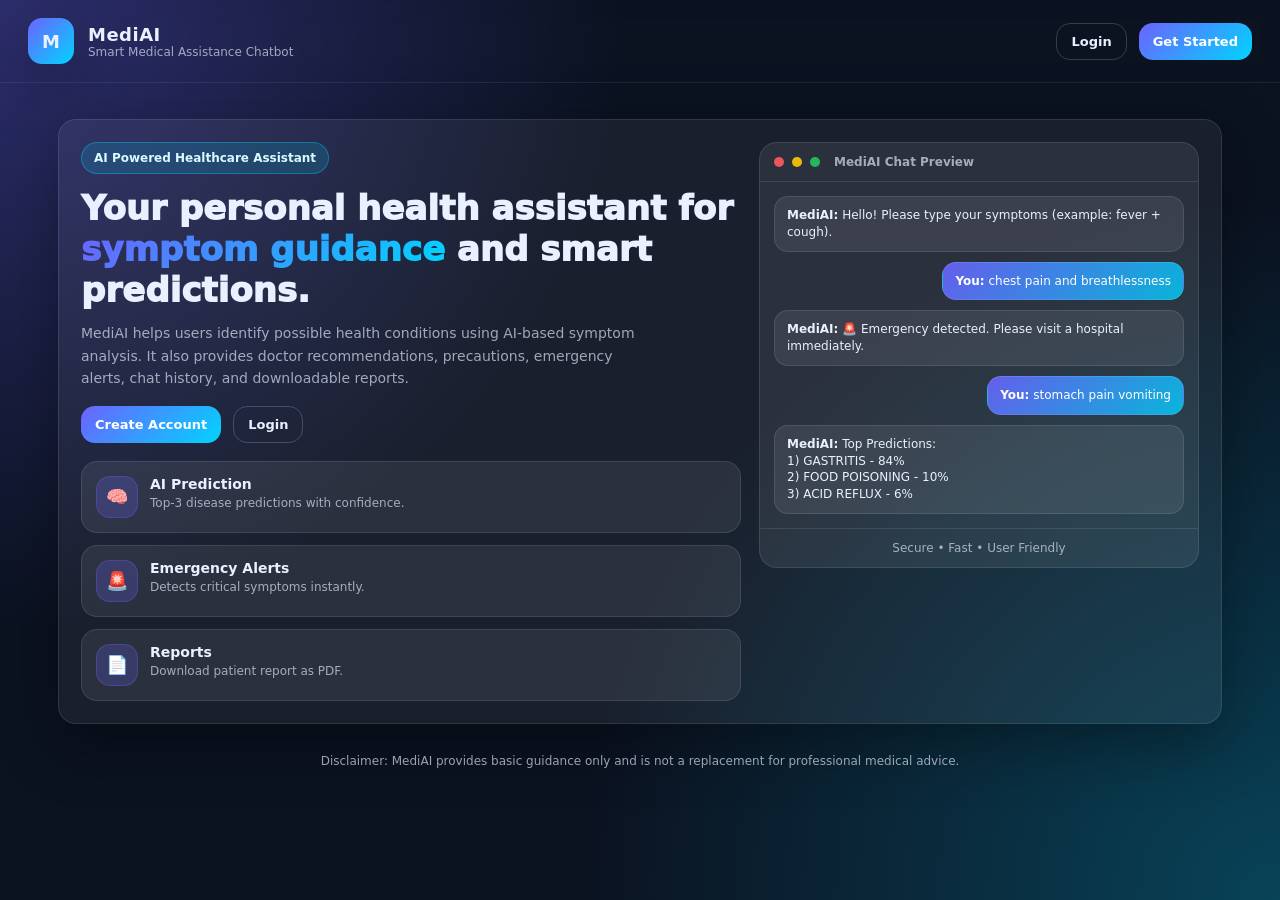
<file: templates/index.html>
<!DOCTYPE html>
<html lang="en">
<head>
  <meta charset="UTF-8" />
  <meta name="viewport" content="width=device-width, initial-scale=1.0" />
  <title>MediAI | Smart Medical Assistance</title>
  <link rel="stylesheet" href="/static/style.css" />
</head>

<body>
  <!-- Top Navbar -->
  <header class="topbar">
    <div class="brand">
      <div class="logo">M</div>
      <div class="brand-text">
        <h1>MediAI</h1>
        <p>Smart Medical Assistance Chatbot</p>
      </div>
    </div>

    <div class="top-actions">
      <a class="btn btn-outline" href="/login">Login</a>
      <a class="btn btn-primary" href="/register">Get Started</a>
    </div>
  </header>

  <!-- Hero Section -->
  <main class="landing">
    <section class="hero-card">
      <div class="hero-left">
        <div class="hero-badge">AI Powered Healthcare Assistant</div>

        <h2 class="hero-title">
          Your personal health assistant for
          <span class="hero-highlight">symptom guidance</span>
          and smart predictions.
        </h2>

        <p class="hero-desc">
          MediAI helps users identify possible health conditions using AI-based symptom analysis.
          It also provides doctor recommendations, precautions, emergency alerts, chat history,
          and downloadable reports.
        </p>

        <div class="hero-actions">
          <a href="/register" class="btn btn-primary">Create Account</a>
          <a href="/login" class="btn btn-outline">Login</a>
        </div>

        <div class="hero-features">
          <div class="feature">
            <div class="feature-icon">🧠</div>
            <div>
              <h4>AI Prediction</h4>
              <p>Top-3 disease predictions with confidence.</p>
            </div>
          </div>

          <div class="feature">
            <div class="feature-icon">🚨</div>
            <div>
              <h4>Emergency Alerts</h4>
              <p>Detects critical symptoms instantly.</p>
            </div>
          </div>

          <div class="feature">
            <div class="feature-icon">📄</div>
            <div>
              <h4>Reports</h4>
              <p>Download patient report as PDF.</p>
            </div>
          </div>
        </div>
      </div>

      <!-- Right Preview Card -->
      <div class="hero-right">
        <div class="preview-card">
          <div class="preview-header">
            <div class="dot red"></div>
            <div class="dot yellow"></div>
            <div class="dot green"></div>
            <span class="preview-title">MediAI Chat Preview</span>
          </div>

          <div class="preview-body">
            <div class="preview-msg bot">
              <b>MediAI:</b> Hello! Please type your symptoms (example: fever + cough).
            </div>

            <div class="preview-msg user">
              <b>You:</b> chest pain and breathlessness
            </div>

            <div class="preview-msg bot">
              <b>MediAI:</b> 🚨 Emergency detected. Please visit a hospital immediately.
            </div>

            <div class="preview-msg user">
              <b>You:</b> stomach pain vomiting
            </div>

            <div class="preview-msg bot">
              <b>MediAI:</b> Top Predictions:
              <br/>1) GASTRITIS - 84%
              <br/>2) FOOD POISONING - 10%
              <br/>3) ACID REFLUX - 6%
            </div>
          </div>

          <div class="preview-footer">
            <span>Secure • Fast • User Friendly</span>
          </div>
        </div>
      </div>
    </section>

    <!-- Footer -->
    <footer class="landing-footer">
      <p>
        Disclaimer: MediAI provides basic guidance only and is not a replacement for professional medical advice.
      </p>
    </footer>
  </main>
</body>
</html>
</file>
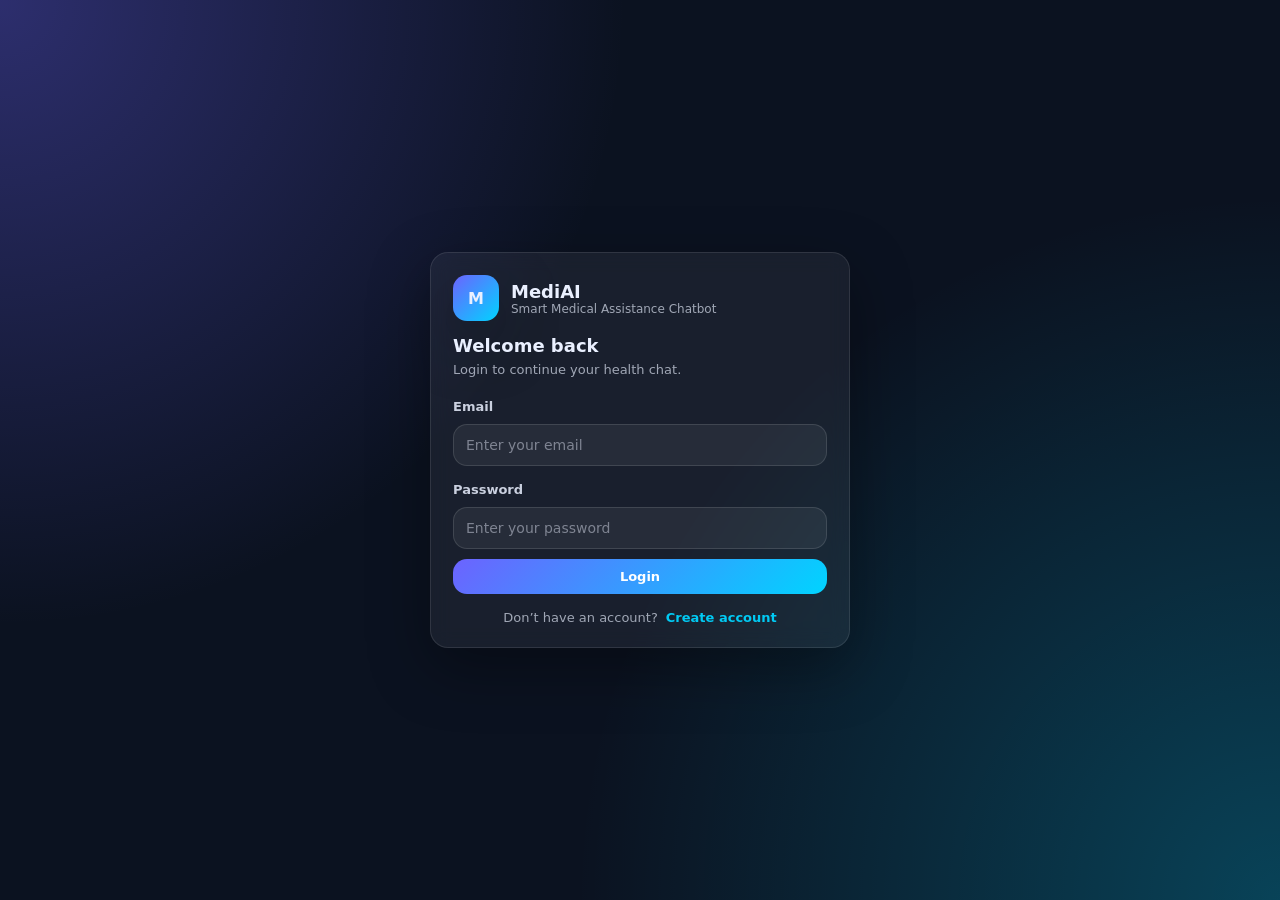
<file: templates/login.html>
<!DOCTYPE html>
<html lang="en">
<head>
  <meta charset="UTF-8" />
  <meta name="viewport" content="width=device-width, initial-scale=1.0" />
  <title>MediAI | Login</title>
  <link rel="stylesheet" href="/static/style.css" />
</head>

<body>
  <div class="auth-wrapper">
    <div class="auth-card">
      <div class="auth-brand">
        <div class="auth-logo">M</div>
        <div>
          <h1>MediAI</h1>
          <p>Smart Medical Assistance Chatbot</p>
        </div>
      </div>

      <h2 class="auth-title">Welcome back</h2>
      <p class="auth-subtitle">Login to continue your health chat.</p>

      <form class="auth-form" method="POST" action="/login">
        <label>Email</label>
        <input type="email" name="email" placeholder="Enter your email" required />

        <label>Password</label>
        <input type="password" name="password" placeholder="Enter your password" required />

        <button class="btn btn-primary w-full" type="submit">Login</button>
      </form>

      <div class="auth-footer">
        <p>Don’t have an account?</p>
        <a href="/register" class="link">Create account</a>
      </div>
    </div>
  </div>
</body>
</html>
</file>
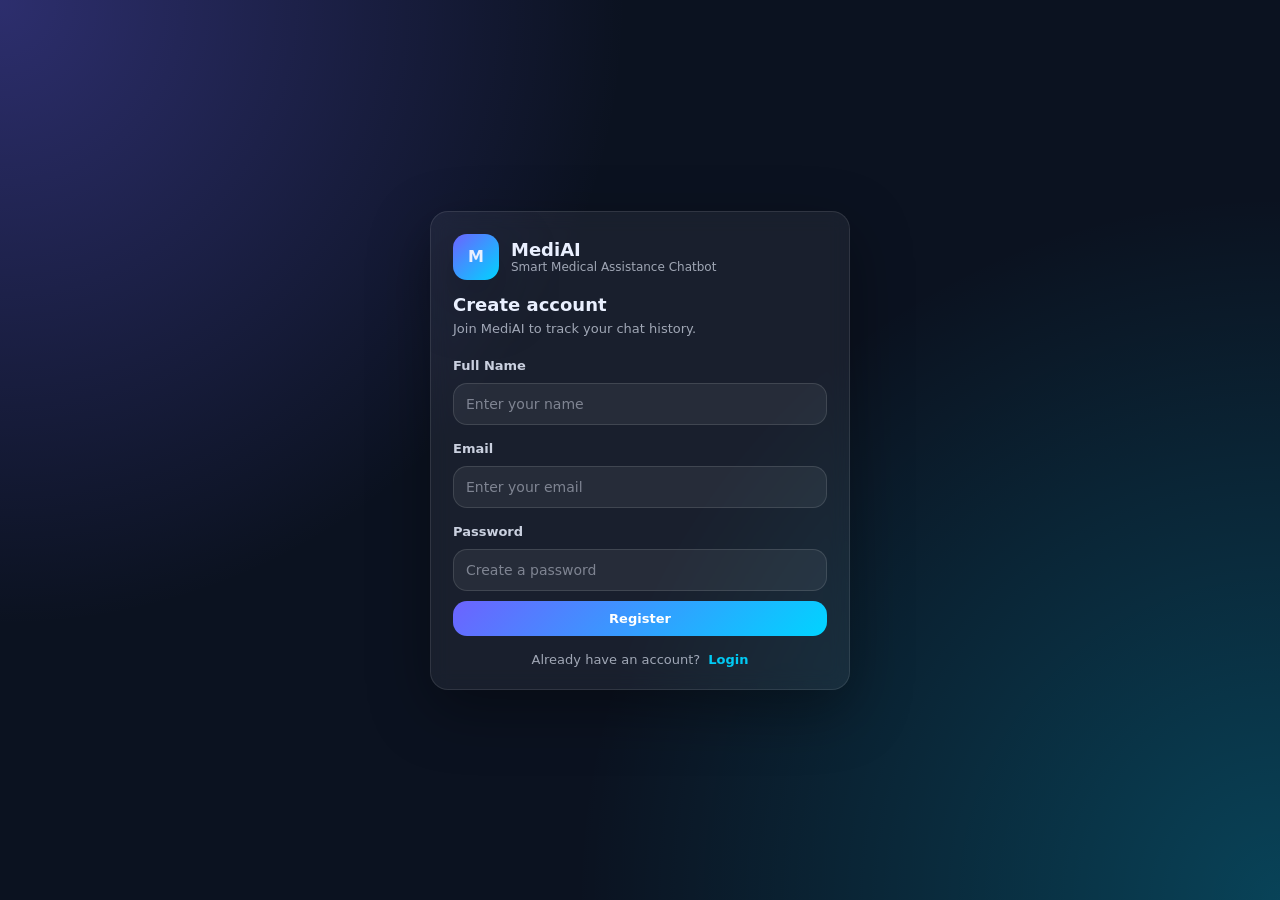
<file: templates/register.html>
<!DOCTYPE html>
<html lang="en">
<head>
  <meta charset="UTF-8" />
  <meta name="viewport" content="width=device-width, initial-scale=1.0" />
  <title>MediAI | Register</title>
  <link rel="stylesheet" href="/static/style.css" />
</head>

<body>
  <div class="auth-wrapper">
    <div class="auth-card">
      <div class="auth-brand">
        <div class="auth-logo">M</div>
        <div>
          <h1>MediAI</h1>
          <p>Smart Medical Assistance Chatbot</p>
        </div>
      </div>

      <h2 class="auth-title">Create account</h2>
      <p class="auth-subtitle">Join MediAI to track your chat history.</p>

      <form class="auth-form" method="POST" action="/register">
        <label>Full Name</label>
        <input type="text" name="name" placeholder="Enter your name" required />

        <label>Email</label>
        <input type="email" name="email" placeholder="Enter your email" required />

        <label>Password</label>
        <input type="password" name="password" placeholder="Create a password" required />

        <button class="btn btn-primary w-full" type="submit">Register</button>
      </form>

      <div class="auth-footer">
        <p>Already have an account?</p>
        <a href="/login" class="link">Login</a>
      </div>
    </div>
  </div>
</body>
</html>
</file>
<file: static/style.css>
:root{
  --bg: #0b1220;
  --card: rgba(255,255,255,0.06);
  --card2: rgba(255,255,255,0.10);
  --text: #eaf0ff;
  --muted: rgba(234,240,255,0.65);
  --accent: #6c63ff;
  --accent2: #00d4ff;
  --danger: #ff4d4d;
  --good: #1dd1a1;
  --shadow: 0 20px 60px rgba(0,0,0,0.35);
}

*{
  box-sizing: border-box;
  margin: 0;
  padding: 0;
  font-family: "Segoe UI", system-ui, Arial, sans-serif;
}

body{
  background: radial-gradient(circle at top left, rgba(108,99,255,0.35), transparent 40%),
              radial-gradient(circle at bottom right, rgba(0,212,255,0.25), transparent 45%),
              var(--bg);
  color: var(--text);
  min-height: 100vh;
}

/* Topbar */
.topbar{
  display:flex;
  justify-content: space-between;
  align-items:center;
  padding: 18px 28px;
  border-bottom: 1px solid rgba(255,255,255,0.08);
  backdrop-filter: blur(10px);
}

.brand{
  display:flex;
  align-items:center;
  gap: 14px;
}

.logo{
  width: 46px;
  height: 46px;
  display:flex;
  justify-content:center;
  align-items:center;
  border-radius: 14px;
  background: linear-gradient(135deg, var(--accent), var(--accent2));
  font-weight: 800;
  font-size: 18px;
  box-shadow: var(--shadow);
}

.brand-text h1{
  font-size: 18px;
  font-weight: 800;
  letter-spacing: 0.5px;
}

.brand-text p{
  font-size: 12px;
  color: var(--muted);
}

.top-actions{
  display:flex;
  gap: 12px;
}

/* Layout */
.layout{
  display:grid;
  grid-template-columns: 320px 1fr;
  gap: 18px;
  padding: 18px;
  max-width: 1200px;
  margin: 0 auto;
}

/* Sidebar */
.sidebar{
  background: var(--card);
  border: 1px solid rgba(255,255,255,0.08);
  border-radius: 18px;
  padding: 18px;
  box-shadow: var(--shadow);
  height: calc(100vh - 120px);
  display:flex;
  flex-direction: column;
  gap: 14px;
}

.user-card{
  display:flex;
  gap: 12px;
  align-items:center;
  padding: 14px;
  border-radius: 16px;
  background: var(--card2);
  border: 1px solid rgba(255,255,255,0.08);
}

.avatar{
  width: 52px;
  height: 52px;
  border-radius: 18px;
  display:flex;
  justify-content:center;
  align-items:center;
  font-size: 20px;
  font-weight: 900;
  background: linear-gradient(135deg, rgba(108,99,255,0.9), rgba(0,212,255,0.8));
}

.user-card h2{
  font-size: 12px;
  color: var(--muted);
}

.user-card h3{
  font-size: 16px;
  font-weight: 800;
}

.status{
  margin-top: 4px;
  font-size: 12px;
  color: var(--good);
}

.tips-card{
  padding: 14px;
  border-radius: 16px;
  background: var(--card2);
  border: 1px solid rgba(255,255,255,0.08);
}

.tips-card h4{
  font-size: 14px;
  margin-bottom: 10px;
}

.tips-card ul{
  list-style: none;
  display:flex;
  flex-direction: column;
  gap: 8px;
  color: var(--muted);
  font-size: 13px;
}

.sidebar-actions{
  margin-top: auto;
  display:flex;
  flex-direction: column;
  gap: 10px;
}

.footer-note{
  font-size: 12px;
  color: var(--muted);
  padding-top: 10px;
  border-top: 1px solid rgba(255,255,255,0.08);
}

/* Chat Panel */
.chat-panel{
  background: var(--card);
  border: 1px solid rgba(255,255,255,0.08);
  border-radius: 18px;
  box-shadow: var(--shadow);
  display:flex;
  flex-direction: column;
  height: calc(100vh - 120px);
  overflow: hidden;
}

.chat-header{
  padding: 16px 18px;
  border-bottom: 1px solid rgba(255,255,255,0.08);
  display:flex;
  justify-content: space-between;
  align-items:center;
}

.chat-header h2{
  font-size: 16px;
  font-weight: 900;
}

.chat-header p{
  font-size: 12px;
  color: var(--muted);
  margin-top: 4px;
}

.badge{
  background: linear-gradient(135deg, rgba(108,99,255,0.9), rgba(0,212,255,0.8));
  padding: 8px 12px;
  border-radius: 999px;
  font-size: 12px;
  font-weight: 700;
}

.chatbox{
  padding: 18px;
  overflow-y: auto;
  flex: 1;
}

.message{
  display:flex;
  margin-bottom: 14px;
}

.message.user{
  justify-content: flex-end;
}

.message.bot{
  justify-content: flex-start;
}

.bubble{
  max-width: 78%;
  padding: 14px 14px;
  border-radius: 16px;
  line-height: 1.4;
  font-size: 14px;
  border: 1px solid rgba(255,255,255,0.08);
  white-space: pre-line;
}

.message.user .bubble{
  background: linear-gradient(135deg, rgba(108,99,255,0.95), rgba(0,212,255,0.85));
  color: white;
  border-top-right-radius: 6px;
}

.message.bot .bubble{
  background: rgba(255,255,255,0.08);
  color: var(--text);
  border-top-left-radius: 6px;
}

.msg-title{
  font-size: 12px;
  font-weight: 800;
  color: rgba(255,255,255,0.75);
  margin-bottom: 6px;
}

/* Input Area */
.input-area{
  padding: 14px;
  border-top: 1px solid rgba(255,255,255,0.08);
  display:flex;
  gap: 12px;
  align-items:center;
}

.input-wrap{
  flex: 1;
  display:flex;
  gap: 10px;
  background: rgba(255,255,255,0.06);
  border: 1px solid rgba(255,255,255,0.10);
  padding: 10px;
  border-radius: 16px;
}

input{
  flex: 1;
  background: transparent;
  border: none;
  outline: none;
  color: var(--text);
  font-size: 14px;
}

input::placeholder{
  color: rgba(234,240,255,0.45);
}

.icon-btn{
  width: 44px;
  height: 44px;
  border-radius: 14px;
  border: none;
  cursor: pointer;
  font-size: 16px;
  font-weight: 900;
  background: linear-gradient(135deg, var(--accent), var(--accent2));
  color: white;
}

.btn{
  border: none;
  padding: 10px 14px;
  border-radius: 14px;
  cursor: pointer;
  font-weight: 800;
  font-size: 13px;
  text-decoration: none;
  display:inline-flex;
  align-items:center;
  justify-content:center;
  gap: 8px;
}

.btn-outline{
  background: transparent;
  border: 1px solid rgba(255,255,255,0.18);
  color: var(--text);
}

.btn-secondary{
  background: rgba(255,255,255,0.10);
  color: var(--text);
}

.btn-danger{
  background: rgba(255,77,77,0.18);
  border: 1px solid rgba(255,77,77,0.35);
  color: #ffd0d0;
}

.btn-voice{
  background: rgba(0,212,255,0.16);
  border: 1px solid rgba(0,212,255,0.35);
  color: #d9fbff;
}

.w-full{
  width: 100%;
}

/* =========================
   Typing Animation
   ========================= */
.typing-bubble {
  display: inline-flex;
  align-items: center;
  gap: 8px;
}

.typing-text {
  font-size: 13px;
  color: rgba(234,240,255,0.75);
}

.typing-dots {
  display: inline-flex;
  gap: 4px;
}

.typing-dots span {
  width: 6px;
  height: 6px;
  border-radius: 50%;
  background: rgba(234,240,255,0.75);
  display: inline-block;
  animation: typingBounce 1.1s infinite ease-in-out;
}

.typing-dots span:nth-child(2) {
  animation-delay: 0.15s;
}

.typing-dots span:nth-child(3) {
  animation-delay: 0.3s;
}

@keyframes typingBounce {
  0%, 100% { transform: translateY(0); opacity: 0.5; }
  50% { transform: translateY(-5px); opacity: 1; }
}

/* Responsive */
@media(max-width: 980px){
  .layout{
    grid-template-columns: 1fr;
  }
  .sidebar{
    height: auto;
  }
  .chat-panel{
    height: 70vh;
  }
}
/* =========================
   Auth Pages (Login/Register)
   ========================= */

.auth-wrapper{
  min-height: 100vh;
  display:flex;
  align-items:center;
  justify-content:center;
  padding: 24px;
}

.auth-card{
  width: 100%;
  max-width: 420px;
  background: rgba(255,255,255,0.06);
  border: 1px solid rgba(255,255,255,0.10);
  border-radius: 18px;
  box-shadow: var(--shadow);
  padding: 22px;
  backdrop-filter: blur(10px);
}

.auth-brand{
  display:flex;
  align-items:center;
  gap: 12px;
  margin-bottom: 14px;
}

.auth-logo{
  width: 46px;
  height: 46px;
  border-radius: 14px;
  display:flex;
  align-items:center;
  justify-content:center;
  font-weight: 900;
  background: linear-gradient(135deg, var(--accent), var(--accent2));
  box-shadow: var(--shadow);
}

.auth-brand h1{
  font-size: 18px;
  font-weight: 900;
}

.auth-brand p{
  font-size: 12px;
  color: var(--muted);
}

.auth-title{
  font-size: 18px;
  font-weight: 900;
  margin-top: 10px;
}

.auth-subtitle{
  font-size: 13px;
  color: var(--muted);
  margin-top: 6px;
  margin-bottom: 16px;
}

.auth-form{
  display:flex;
  flex-direction: column;
  gap: 10px;
}

.auth-form label{
  font-size: 13px;
  font-weight: 700;
  color: rgba(234,240,255,0.85);
  margin-top: 6px;
}

.auth-form input{
  width: 100%;
  padding: 12px 12px;
  border-radius: 14px;
  border: 1px solid rgba(255,255,255,0.12);
  background: rgba(255,255,255,0.06);
  color: var(--text);
  outline: none;
}

.auth-form input:focus{
  border-color: rgba(108,99,255,0.55);
  box-shadow: 0 0 0 4px rgba(108,99,255,0.18);
}

.auth-footer{
  margin-top: 16px;
  display:flex;
  justify-content: center;
  gap: 8px;
  color: var(--muted);
  font-size: 13px;
}

.link{
  color: rgba(0,212,255,0.95);
  text-decoration: none;
  font-weight: 800;
}

.link:hover{
  text-decoration: underline;
}

/* Primary button style */
.btn-primary{
  background: linear-gradient(135deg, var(--accent), var(--accent2));
  color: white;
}
/* =========================
   Landing Page Styles
   ========================= */

.landing{
  max-width: 1200px;
  margin: 0 auto;
  padding: 18px;
}

.hero-card{
  margin-top: 18px;
  background: rgba(255,255,255,0.06);
  border: 1px solid rgba(255,255,255,0.10);
  border-radius: 18px;
  box-shadow: var(--shadow);
  padding: 22px;
  display: grid;
  grid-template-columns: 1.2fr 0.8fr;
  gap: 18px;
  overflow: hidden;
}

.hero-badge{
  display:inline-block;
  font-size: 12px;
  font-weight: 800;
  padding: 8px 12px;
  border-radius: 999px;
  background: rgba(0,212,255,0.16);
  border: 1px solid rgba(0,212,255,0.35);
  color: #d9fbff;
}

.hero-title{
  font-size: 34px;
  font-weight: 950;
  margin-top: 14px;
  line-height: 1.2;
}

.hero-highlight{
  background: linear-gradient(135deg, rgba(108,99,255,1), rgba(0,212,255,1));
  -webkit-background-clip: text;
  background-clip: text;
  color: transparent;
}

.hero-desc{
  margin-top: 12px;
  color: var(--muted);
  font-size: 14px;
  line-height: 1.6;
  max-width: 580px;
}

.hero-actions{
  margin-top: 16px;
  display:flex;
  gap: 12px;
  flex-wrap: wrap;
}

.hero-features{
  margin-top: 18px;
  display:grid;
  grid-template-columns: 1fr;
  gap: 12px;
}

.feature{
  display:flex;
  gap: 12px;
  padding: 14px;
  border-radius: 16px;
  background: rgba(255,255,255,0.08);
  border: 1px solid rgba(255,255,255,0.10);
}

.feature-icon{
  width: 42px;
  height: 42px;
  border-radius: 14px;
  display:flex;
  align-items:center;
  justify-content:center;
  background: rgba(108,99,255,0.22);
  border: 1px solid rgba(108,99,255,0.30);
  font-size: 18px;
}

.feature h4{
  font-size: 14px;
  font-weight: 900;
}

.feature p{
  margin-top: 4px;
  font-size: 12px;
  color: var(--muted);
}

/* Preview Card */
.preview-card{
  background: rgba(255,255,255,0.08);
  border: 1px solid rgba(255,255,255,0.10);
  border-radius: 18px;
  overflow: hidden;
}

.preview-header{
  display:flex;
  align-items:center;
  gap: 8px;
  padding: 12px 14px;
  border-bottom: 1px solid rgba(255,255,255,0.10);
}

.preview-title{
  margin-left: 6px;
  font-size: 12px;
  color: var(--muted);
  font-weight: 700;
}

.dot{
  width: 10px;
  height: 10px;
  border-radius: 50%;
  opacity: 0.9;
}

.dot.red{ background: #ff5c5c; }
.dot.yellow{ background: #ffcc00; }
.dot.green{ background: #22c55e; }

.preview-body{
  padding: 14px;
  display:flex;
  flex-direction: column;
  gap: 10px;
  max-height: 360px;
  overflow-y: auto;
}

.preview-msg{
  padding: 10px 12px;
  border-radius: 14px;
  font-size: 12px;
  line-height: 1.4;
  border: 1px solid rgba(255,255,255,0.10);
}

.preview-msg.bot{
  background: rgba(255,255,255,0.08);
  color: var(--text);
}

.preview-msg.user{
  background: linear-gradient(135deg, rgba(108,99,255,0.90), rgba(0,212,255,0.80));
  color: white;
  margin-left: auto;
}

.preview-footer{
  padding: 12px 14px;
  border-top: 1px solid rgba(255,255,255,0.10);
  color: var(--muted);
  font-size: 12px;
  text-align: center;
}

.landing-footer{
  margin-top: 18px;
  text-align: center;
  color: var(--muted);
  font-size: 12px;
  padding: 12px;
}

@media(max-width: 980px){
  .hero-card{
    grid-template-columns: 1fr;
  }
  .hero-title{
    font-size: 26px;
  }
}
</file>
